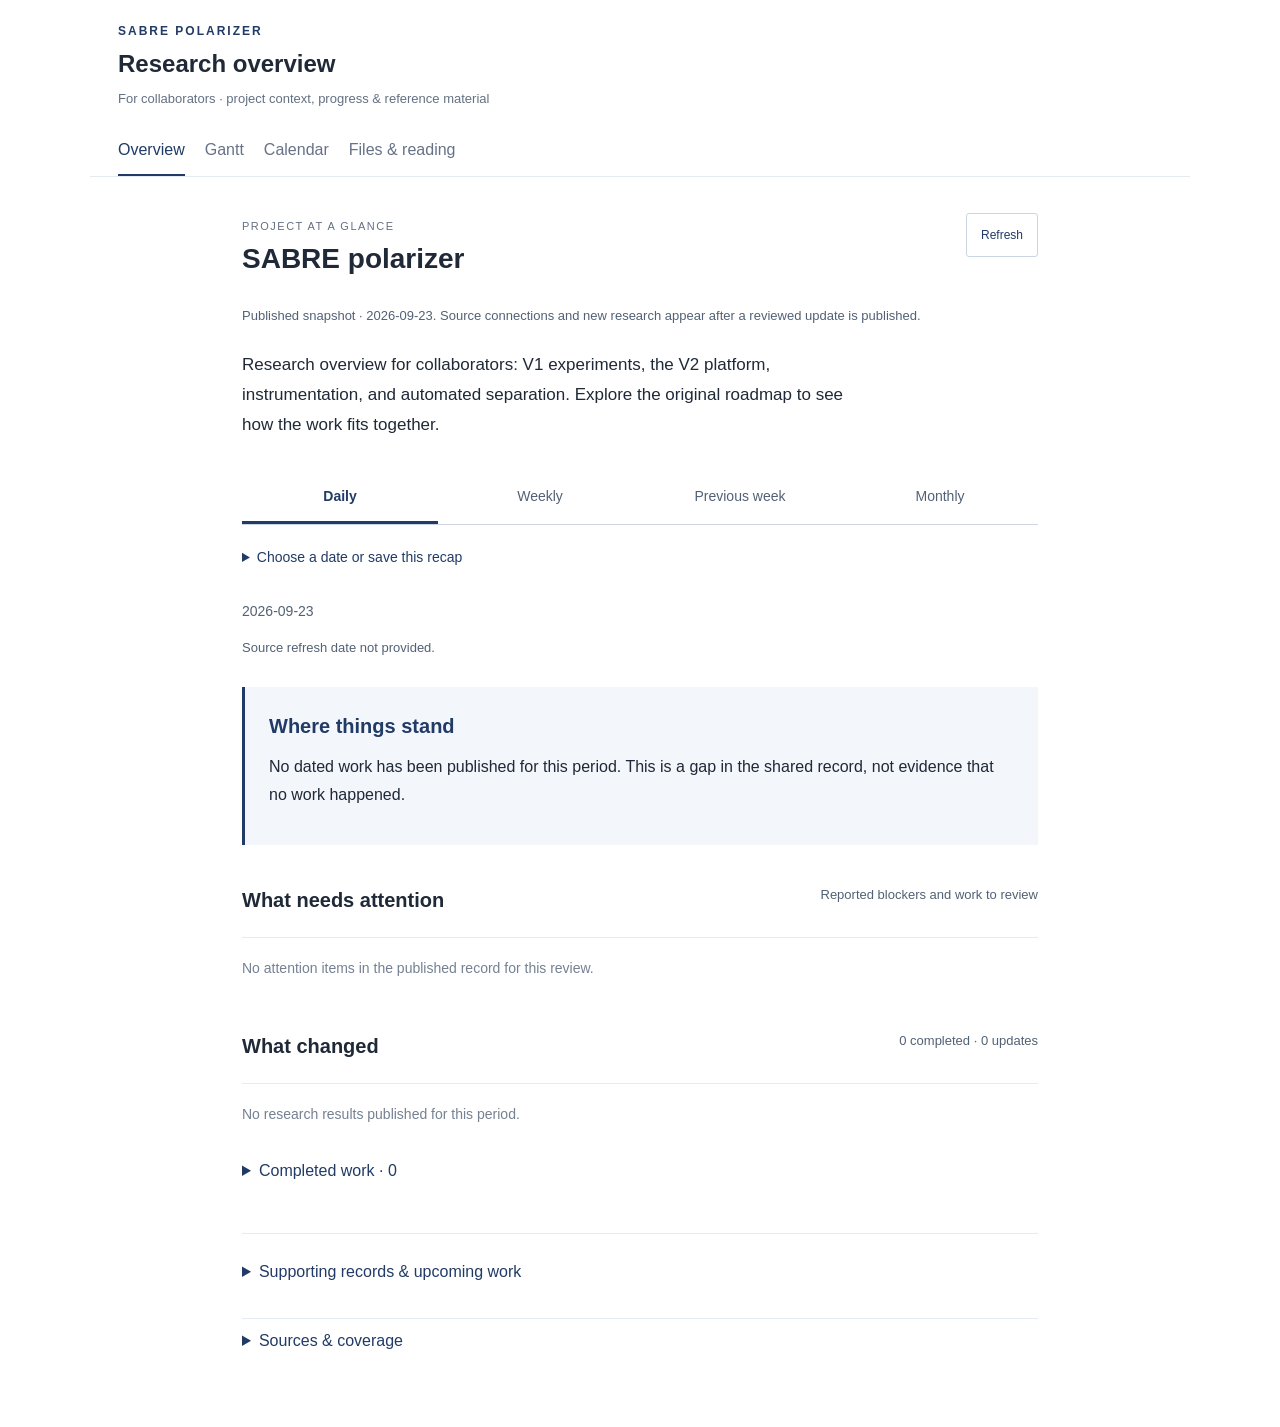
<file: index.html>
<!doctype html><html lang="en"><head><meta charset="utf-8"><meta name="viewport" content="width=device-width,initial-scale=1"><meta name="robots" content="noindex,nofollow"><title>SABRE · Research overview</title><link rel="stylesheet" href="./app.css"><script src="./public.js" defer></script></head><body data-static="true" class="collaborator-view"><div id="application"><header><div class="brand">SABRE POLARIZER</div><h1>Research overview</h1><p>For collaborators · project context, progress & reference material</p><nav aria-label="Views"><button data-view="overview" aria-pressed="true">Overview</button><button data-view="gantt">Gantt</button><button data-view="calendar">Calendar</button><button data-view="resources">Files & reading</button></nav></header><div id="content"><p>Loading research overview…</p></div></div><div id="message" role="status"></div></body></html>
</file>
<file: app.css>
:root{color-scheme:light;--navy:#213b66;--ink:#1f2937;--paper:#f3f6fa;--line:#ccd5e2}*{box-sizing:border-box}body{margin:0;background:var(--paper);color:var(--ink);font:16px/1.5 -apple-system,BlinkMacSystemFont,'Segoe UI',Arial,sans-serif}main,#application{max-width:1100px;margin:auto}header{background:var(--navy);color:#fff;padding:24px}h1{font-size:28px;line-height:1.2;margin:10px 0}h2{font-size:20px;margin:0 0 14px}h3{font-size:16px;margin:0 0 8px}p{margin:8px 0}.brand{letter-spacing:2px;font-size:12px;font-weight:700}.header-row{display:flex;align-items:center;justify-content:space-between;gap:16px}header p{color:#d9e3f3;font-size:13px}nav{display:flex;gap:6px;margin-top:20px;flex-wrap:wrap}button,a.button{font:inherit;border:1px solid var(--navy);border-radius:3px;padding:10px 14px;min-height:44px;background:var(--navy);color:white;cursor:pointer;text-decoration:none;display:inline-block}button:disabled{opacity:.5;cursor:wait}button.secondary,a.secondary{background:white;color:var(--navy);border-color:var(--line)}nav button{background:#172c4f;border:0}nav button[aria-pressed=true]{background:white;color:var(--navy)}#content{padding:24px}.toolbar{display:flex;gap:10px;align-items:end;flex-wrap:wrap;margin-bottom:20px}.toolbar label{margin:0}label{display:block;margin:10px 0;font-size:13px}input,textarea,select{display:block;border:1px solid var(--line);border-radius:3px;background:white;color:var(--ink);font:inherit;font-size:16px;padding:10px;width:100%;min-width:0;min-height:44px}textarea{min-height:110px;resize:vertical}.panel{background:white;border:1px solid var(--line);padding:18px;margin-bottom:18px;min-width:0}.band{background:var(--navy);color:white;padding:10px 14px;margin:0}.muted,small{color:#526175;font-size:13px}.warning{background:#fff8e8;border-left:4px solid #b88016;padding:12px;margin:10px 0}.week-grid{display:grid;grid-template-columns:repeat(5,minmax(0,1fr));gap:10px}.day{background:white;border:1px solid var(--line);min-width:0}.day h3{margin:0;background:var(--navy);color:white;padding:10px}.block{padding:12px;border-left:4px solid #2e73ad;border-bottom:1px solid var(--line);overflow-wrap:anywhere}.block b{display:block}.block small{display:block}.badge{font-size:11px;letter-spacing:.5px;display:inline-block;background:#e9eff6;color:var(--navy);padding:3px 6px}.split{display:grid;grid-template-columns:1fr 1fr;gap:18px}.gantt{width:100%;border-collapse:collapse;table-layout:fixed}.gantt th,.gantt td{padding:4px 1px;text-align:center;font-size:12px}.gantt th:first-child{width:65px;text-align:left}.mark{height:13px;display:block;background:#eef2f6}.task-head{color:white;margin:-18px -18px 14px;padding:12px 18px}.row{padding:12px 0;border-bottom:1px solid var(--line);overflow-wrap:anywhere}.actions{display:flex;gap:8px;flex-wrap:wrap;margin-top:12px}.evidence{white-space:pre-wrap;overflow-wrap:anywhere}.filters{display:grid;grid-template-columns:1fr 1fr;gap:10px}.form-grid{display:grid;grid-template-columns:1fr 1fr;gap:0 12px}.form-grid .full{grid-column:1/-1}details{margin-top:12px}summary{cursor:pointer;min-height:44px;padding:10px 0;color:var(--navy)}#message{max-width:1100px;margin:10px auto;padding:12px 24px;white-space:pre-wrap;overflow-wrap:anywhere}#message:empty{display:none}#login{max-width:440px;margin:80px auto;background:white;padding:28px;border-top:8px solid var(--navy)}pre{white-space:pre-wrap;overflow-wrap:anywhere;font-size:12px}a{color:#245d91}button:focus-visible,input:focus-visible,textarea:focus-visible,select:focus-visible,a:focus-visible{outline:3px solid #b88016;outline-offset:2px}[hidden]{display:none!important}@media(max-width:760px){.week-grid{grid-template-columns:1fr}.split{grid-template-columns:1fr}#content,header{padding:16px}.header-row{align-items:start}h1{font-size:25px}nav{gap:4px}nav button{padding:10px 11px}.panel{padding:14px}.task-head{margin:-14px -14px 12px;padding:10px 14px}}@media print{nav,.toolbar,button,#message{display:none}header{background:white;color:black}.week-grid{grid-template-columns:1fr}.panel{break-inside:avoid}}
.form-grid,.filters{grid-template-columns:repeat(2,minmax(0,1fr))}label{min-width:0}#source-output{white-space:pre-wrap;overflow-wrap:anywhere;font-size:12px}@media(max-width:420px){.form-grid{grid-template-columns:1fr}.form-grid .full{grid-column:auto}}
/* Viewing-first layout: quiet reading surfaces and one shared project timeline. */
body{background:#fff}header{background:#fff;color:var(--ink);border-bottom:1px solid #e5eaf0;padding:22px 28px 0}header .brand{color:var(--navy)}header p{color:#647083}header h1{font-size:24px;font-weight:600}nav{gap:20px;margin-top:18px}nav button{background:transparent;color:#667285;border:0;border-bottom:2px solid transparent;border-radius:0;padding:12px 0}nav button[aria-pressed=true]{color:var(--navy);background:transparent;border-bottom-color:var(--navy)}#content{padding:28px}h2{font-weight:550}.intro{display:flex;justify-content:space-between;align-items:center;gap:20px;margin:10px 0 30px}.intro h2{font-size:27px;margin:6px 0}.eyebrow{font-size:11px;letter-spacing:1.5px;text-transform:uppercase;color:#647083}.overview-columns{display:grid;grid-template-columns:1.2fr 1fr;gap:44px}.reading-section{margin:0 0 30px;min-width:0}.section-heading{display:flex;justify-content:space-between;align-items:baseline;flex-wrap:wrap;gap:10px;border-bottom:1px solid #e5eaf0;padding-bottom:10px;margin-bottom:14px}.section-heading h2{margin:0;font-size:18px}.section-heading a{font-size:13px;text-decoration:none}.reading-row{padding:14px 0;border-bottom:1px solid #eef1f5}.reading-row p{margin:5px 0}.outcome{font-size:12px;color:#657186}.empty{color:#758092;font-size:14px;padding:12px 0;max-width:48ch}.todo-row{display:flex;align-items:start;gap:10px;padding:12px 0;border-bottom:1px solid #eef1f5}.todo-row p{margin:0}.todo-circle{width:15px;height:15px;border:1px solid #9aa4b3;border-radius:50%;flex-shrink:0;margin-top:5px}.calendar-section{margin-top:18px}.google-calendar{border:0;width:100%;height:560px;margin-top:14px}.source-status{border-top:1px solid #e5eaf0;margin-top:24px}.panel{border:0;border-bottom:1px solid #e5eaf0;padding:18px 0;margin-bottom:22px}.badge{background:#f1f4f7}.timeline-legend{display:flex;flex-wrap:wrap;gap:18px;color:#657186;font-size:12px;margin:12px 0 24px}.timeline-legend span{display:flex;align-items:center;gap:6px}.legend-bar{width:22px;height:5px;background:var(--navy);display:inline-block}.legend-bar.baseline{opacity:.25}.timeline-axis{display:flex;justify-content:space-between;color:#758092;font-size:11px;margin-bottom:6px}.timeline-item{border-top:1px solid #e5eaf0;margin:0}.timeline-item summary{list-style:none;padding:16px 0;display:block}.timeline-item summary::-webkit-details-marker{display:none}.timeline-label{display:flex;justify-content:space-between;gap:12px;align-items:baseline;font-size:14px;margin-bottom:12px}.timeline-label small{font-size:11px;white-space:nowrap}.stream-dot{display:inline-block;width:7px;height:7px;border-radius:50%;margin-right:8px}.timeline-track{height:30px;position:relative;background:repeating-linear-gradient(to right,transparent 0,transparent calc(33.333% - 1px),#edf0f4 calc(33.333% - 1px),#edf0f4 33.333%)}.timeline-bar{position:absolute;border-radius:2px;height:5px}.timeline-bar.baseline{top:1px;opacity:.25}.timeline-bar.forecast{top:11px}.actual-dot{position:absolute;top:22px;width:5px;height:5px;background:#1f2937;border-radius:50%}.timeline-detail{background:#f8fafc;padding:14px 18px;margin-bottom:14px}.recap{line-height:1.7}.header-row .secondary{border:0;font-size:13px;white-space:nowrap}.reading-section button.secondary{font-size:13px}.form-grid label{font-size:12px}@media(max-width:760px){header{padding:18px 18px 0}#content{padding:22px 18px}.overview-columns{grid-template-columns:1fr;gap:8px}.intro{align-items:start;flex-direction:column;gap:12px}.intro h2{font-size:25px}nav{gap:16px;flex-wrap:nowrap;justify-content:space-between}nav button{font-size:13px;padding:12px 0;min-width:0}.timeline-label{align-items:start}.timeline-label>span{max-width:72%}.section-heading h2{font-size:17px}.panel{padding:14px 0}.google-calendar{height:500px}}
/* Source-faithful workbook grid: fixed weekly scale, frozen task labels. */
.source-notice{padding:12px 16px;background:#fff8e8;border-left:3px solid #9b5800;font-size:13px;line-height:1.6;margin:12px 0}
.roadmap-key{display:flex;gap:16px;flex-wrap:wrap;font-size:13px;margin:20px 0}.roadmap-key span{display:flex;align-items:center;gap:6px}.roadmap-key i{display:inline-block;width:25px;height:12px}
.roadmap-scroll{overflow:auto;max-height:65vh;border:1px solid #dce3ec;isolation:isolate}.source-gantt{border-collapse:separate;border-spacing:0;table-layout:fixed;width:max-content;font-size:12px}.source-gantt th,.source-gantt td{padding:0;border-right:1px solid #dce3ec;border-bottom:1px solid #e7edf3;box-sizing:border-box}.source-gantt thead{position:sticky;top:0;z-index:4}.source-gantt thead th{background:#213b66;color:white;text-align:center;height:38px}.source-gantt th.week-heading{width:88px;min-width:88px;height:62px;font-weight:500}.week-heading small{display:block;font-size:10px;color:#e3eaf5}.source-gantt .frozen{position:sticky;left:0;z-index:2;width:270px;min-width:270px;max-width:270px;background:white;text-align:left;white-space:normal}.source-gantt thead .frozen{z-index:5;background:#213b66;padding:14px}.source-gantt thead .frozen small{color:#dce5f2}.source-gantt td{position:relative;height:66px;width:88px;min-width:88px;background:#fff}.source-gantt tr:nth-child(even) td{background:#f8fafc}.source-row-button{background:transparent!important;color:#172c4f!important;border:0!important;border-radius:0;width:100%;text-align:left;padding:10px 12px;font-size:12px;line-height:1.4;min-height:66px}.source-row-button strong{display:inline-block;margin-right:6px}.source-row-button small{display:block;color:#607083;font-size:11px;margin-top:4px}.source-child .source-row-button{padding-left:22px;font-weight:400}.source-gantt .source-band th,.source-gantt .source-band td{background:#eaf0f8;padding:10px 12px;height:48px;color:#213b66}.source-cell{height:20px;line-height:20px;text-align:center;font-size:23px;font-weight:bold}.source-note-dot{position:absolute;bottom:0;left:32px;min-height:22px;padding:0 5px;background:white;color:#172c4f;border:0;font-size:17px}.roadmap-note-form{max-width:580px;margin:16px 0}.sr-only{position:absolute;width:1px;height:1px;overflow:hidden;clip:rect(0,0,0,0)}
@media(max-width:600px){.source-gantt .frozen{width:160px;min-width:160px;max-width:160px}.source-row-button{font-size:11px;padding:8px}.source-gantt td{height:86px}.source-gantt .source-band th{font-size:11px}.roadmap-scroll{max-height:62vh}.source-notice{font-size:12px}.roadmap-key{gap:10px}}
/* Phone-first reading: entire source schedule fits, task title sits above its bar. */
.compact-gantt{width:100%;margin-bottom:28px}.compact-axis{display:flex;background:#213b66;color:#fff;padding:5px 0;font-size:11px;text-align:center;position:sticky;top:0;z-index:2}.compact-axis span{flex:1;min-width:0;border-right:1px solid #ffffff33}.compact-axis small{display:block;color:#d9e3f3;font-size:9px}.compact-section{padding:14px 0 8px;margin:8px 0 0;color:#213b66;font-size:13px}.compact-row{display:block;width:100%;border:0;border-bottom:1px solid #e5eaf0;background:white;color:#172c4f;text-align:left;padding:10px 0;border-radius:0;min-height:58px}.compact-title{display:flex;justify-content:space-between;gap:6px;font-size:12px;margin-bottom:7px;line-height:1.35}.compact-title small{font-size:10px;white-space:nowrap}.compact-track{display:grid;min-height:15px;background:#f3f6fa}.compact-track>span{position:relative;height:15px;font-size:10px;line-height:15px;text-align:center;border-right:1px solid #fff8}.compact-track i{position:absolute;font-size:8px;top:5px;left:25%;font-style:normal;color:#172c4f}.compact-child .compact-title{font-weight:400;padding-left:10px}.compact-child{background:#fafbfc}.period-tabs{display:flex;border-bottom:1px solid #ccd5e2;gap:4px}.period-tabs button{flex:1;background:white;color:#526175;border:0;border-bottom:3px solid transparent;border-radius:0;padding:10px 4px;font-size:13px}.period-tabs button[aria-pressed=true]{border-bottom-color:#213b66;color:#213b66;font-weight:600}.digest-intro{margin-bottom:18px}.digest-intro p{font-size:14px}.digest-heading{display:flex;justify-content:space-between;flex-wrap:wrap;align-items:baseline;margin:22px 0 6px}.digest-heading h2{margin:0}.digest-heading span{font-size:12px;color:#526175}.digest-counts{display:flex;gap:14px;padding:16px 0;border-bottom:1px solid #e5eaf0}.digest-counts span{flex:1;font-size:12px}.digest-counts b{display:block;font-size:25px;color:#213b66}.digest-day{border-bottom:1px solid #e5eaf0;margin:0}.digest-day summary{display:flex;justify-content:space-between;align-items:center;gap:10px;font-size:13px}.digest-day summary span{font-size:11px;color:#526175}.digest-task{display:flex;gap:10px;padding:10px 0;border-bottom:1px solid #eef1f5;font-size:14px}.digest-task small{display:block;font-size:11px}.status-mark{color:#527d2a}.digest-task+ h3{margin-top:24px}#content> .reading-section{margin-top:24px}@media(max-width:600px){.compact-title{font-size:11px}.compact-row{min-height:58px}.roadmap-key{font-size:11px;margin:12px 0}.period-tabs button{font-size:12px}.digest-counts{gap:8px}.digest-intro h2{font-size:23px}}
.review-top{display:flex;justify-content:space-between;gap:12px;align-items:center;margin-bottom:16px}.review-top h2{margin:4px 0;font-size:24px}.review-top button{font-size:12px}.review-date{display:flex;gap:10px;align-items:end;margin:12px 0}.review-date label{margin:0;flex:1;max-width:210px}.review-date button{font-size:12px;padding:10px}.period-range{font-size:13px;color:#526175}.freshness{font-size:12px;padding:8px 0;color:#526175}.freshness.stale,.freshness.future,.freshness.unavailable{color:#80521c;background:#fff7e8;padding:10px;border-left:3px solid #b88016}.quick-recap{border-left:3px solid #213b66;background:#f3f6fa;padding:16px;margin:10px 0 20px}.quick-recap h3{color:#213b66}.quick-recap p{font-size:14px;line-height:1.65}.inline-link{background:transparent;color:#245d91;border:0;min-height:28px;padding:2px 0;font-size:inherit;text-decoration:underline}.finding{padding:12px 0;border-bottom:1px solid #e5eaf0}.finding h3{margin:4px 0;font-size:15px}.finding p{font-size:14px;line-height:1.6}.finding summary{font-size:12px;min-height:32px;padding:6px 0}.daily-records{border-top:1px solid #e5eaf0}#message:not(:empty){position:sticky;bottom:0;background:#fff7e8;border-top:1px solid #e5d4b0;font-size:13px}@media(max-width:420px){.review-top h2{font-size:21px}.review-date{gap:6px}.review-date button{padding:10px 7px}.quick-recap{padding:12px}.digest-task{font-size:13px}}
.compact-track>span.current-week{outline:1px solid #172c4f;outline-offset:-1px;z-index:1}@media(prefers-reduced-motion:reduce){*{scroll-behavior:auto!important}}
.attention-reason{color:#80521c!important}.update-kind{display:inline-block;text-transform:uppercase;font-size:10px;letter-spacing:.4px;padding:3px 5px;background:#edf2f8;color:#213b66}.update-kind.blocker{background:#fff0e9;color:#98441e}.outlook-row{display:flex;gap:14px;border-bottom:1px solid #e5eaf0;padding:12px 0;font-size:13px}.outlook-row time{flex-shrink:0;color:#526175;font-size:12px}.outlook-row small{display:block}
.recap-expand summary{font-size:14px;line-height:1.65;color:var(--ink);padding:0}.recap-expand summary span{display:block;font-size:12px;color:#245d91;text-decoration:underline}.recap-expand[open] summary{font-size:12px;color:#526175}
/* A readable collaborator briefing, with generous spacing instead of dense tiles. */
.collaborator-view #content{max-width:860px;margin:auto;padding:36px 32px 64px}
.collaborator-view .project-introduction{margin:0 0 32px;max-width:64ch;line-height:1.75;font-size:17px}
.collaborator-view .current-focus{border-left:3px solid #2e73ad;padding:4px 0 4px 18px;margin-top:24px}
.collaborator-view .current-focus p{margin:6px 0;font-size:16px}
.collaborator-view .review-top{margin-bottom:16px;align-items:start}
.collaborator-view .review-top h2{font-size:28px;line-height:1.3}
.collaborator-view .period-tabs button{font-size:14px;padding:14px 6px}
.collaborator-view .review-tools{margin:12px 0}.collaborator-view .review-tools>summary{font-size:14px}
.collaborator-view .period-range{font-size:14px;margin-top:20px}
.collaborator-view .freshness{font-size:13px;line-height:1.6;margin-bottom:16px}
.collaborator-view .quick-recap{padding:24px;margin:20px 0 40px}
.collaborator-view .quick-recap h3,.collaborator-view .reading-section h3{font-size:20px}
.collaborator-view .quick-recap p,.collaborator-view .recap-expand summary{font-size:16px;line-height:1.75;margin:12px 0}
.collaborator-view #content>.reading-section{margin:40px 0}
.collaborator-view .section-heading{gap:8px;padding-bottom:14px;margin-bottom:8px;align-items:start}
.collaborator-view .digest-task{padding:20px 0;gap:14px;font-size:16px;line-height:1.65}
.collaborator-view .digest-task small{font-size:13px;line-height:1.6;margin-top:6px}
.collaborator-view .finding{padding:22px 0}.collaborator-view .finding h3{font-size:19px;line-height:1.45;margin:10px 0}
.collaborator-view .finding p,.collaborator-view .reading-row p{font-size:16px;line-height:1.75}
.collaborator-view .finding summary{min-height:44px;font-size:14px}
.collaborator-view .supporting-records{margin-top:36px;border-top:1px solid #e5eaf0;padding-top:16px}
.collaborator-view .resource-intro p{font-size:16px;line-height:1.75;max-width:64ch}
.collaborator-view .resource-group{margin:40px 0 48px}.collaborator-view .resource-group h2{font-size:22px;margin-bottom:8px}
.collaborator-view .resource-context{font-size:16px;line-height:1.65;color:#526175;margin:0 0 12px}
.collaborator-view .resource-item{padding:24px 0;border-bottom:1px solid #e5eaf0;overflow-wrap:anywhere}
.collaborator-view .resource-item h3{font-size:20px;line-height:1.5;margin:8px 0 12px}.collaborator-view .resource-item a{display:inline-block;padding:4px 0}
.collaborator-view .resource-item p{font-size:16px;line-height:1.75;max-width:64ch;margin:0}.collaborator-view .resource-item small{font-size:13px;line-height:1.6}
.collaborator-view .compact-title{font-size:15px;line-height:1.5;margin-bottom:12px;flex-wrap:wrap}.collaborator-view .compact-title small{font-size:12px}
.collaborator-view .compact-row{padding:16px 0;min-height:76px}.collaborator-view .compact-section{font-size:17px;line-height:1.5;padding:24px 0 14px}
.collaborator-view .roadmap-key{font-size:13px;line-height:1.6;gap:14px}.collaborator-view #roadmap-evidence p{font-size:16px;line-height:1.75}
@media(max-width:600px){.collaborator-view #content{padding:28px 22px 48px}.collaborator-view .review-top h2{font-size:26px}.collaborator-view .project-introduction{font-size:16px}.collaborator-view .quick-recap{padding:20px}.collaborator-view .section-heading{display:block}.collaborator-view .section-heading small{display:block;margin-top:6px}.collaborator-view .period-tabs button{font-size:13px}.collaborator-view .review-date{flex-wrap:wrap}.collaborator-view .review-date label{flex-basis:100%;max-width:none}}
.library-editor{max-width:800px!important;padding:24px}.library-editor header{padding:10px 0 24px}.library-editor>section{margin:30px 0}.library-editor #library-message{background:#f3f6fa;padding:14px;color:#213b66;white-space:pre-wrap}.library-editor #library-message:empty{display:none}

.library-editor fieldset{border:1px solid #d5dfea;padding:22px;margin:24px 0;border-radius:6px}.library-editor fieldset legend{font-size:18px;padding:0 8px}.library-editor fieldset label{display:block;margin:16px 0}.library-editor .approve-item{width:auto;min-height:auto;margin-right:8px}

.collaborator-view [data-view="calendar"]{flex-shrink:0}.collaborator-view .google-calendar{height:620px}.collaborator-view #content li{line-height:1.8;margin:8px 0}@media(max-width:380px){.collaborator-view nav{gap:10px}.collaborator-view nav button{font-size:12px}}
</file>
